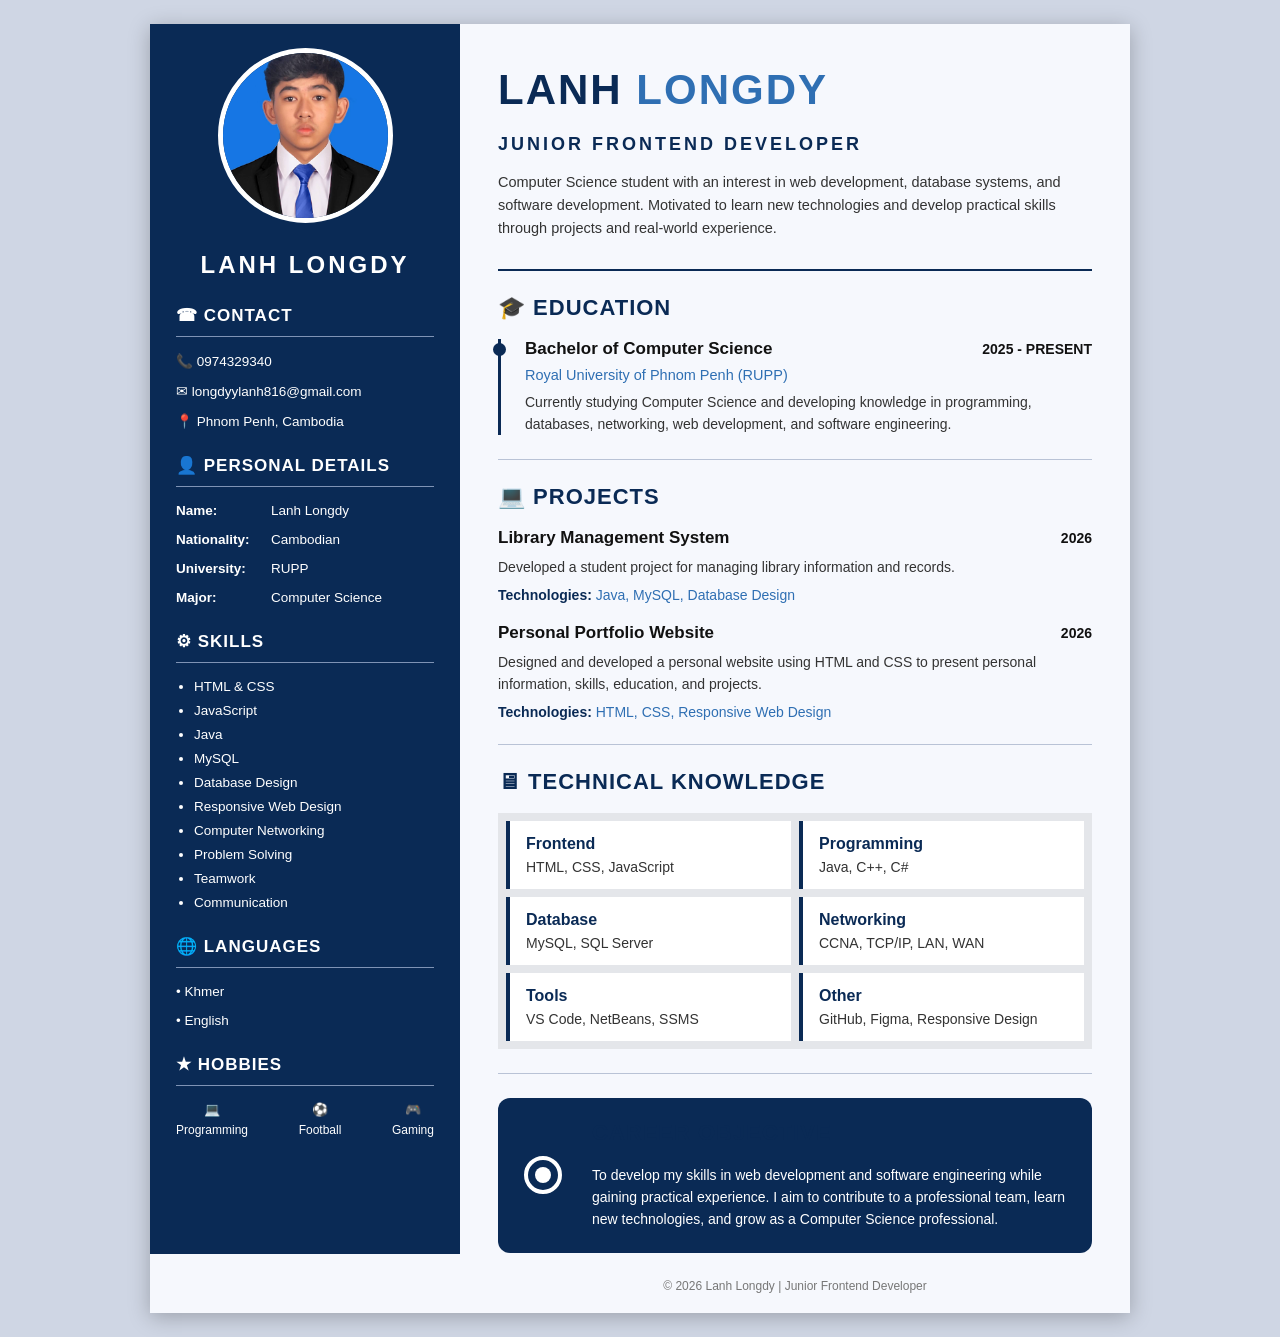
<file: index.html>
<!doctype html>
<html lang="en">
  <head>
    <meta charset="UTF-8" />
    <meta name="viewport" content="width=device-width, initial-scale=1" />
    <title>Lanh Longdy - CV</title>
    <link rel="stylesheet" href="style.css" />
  </head>
  <body>
    <div class="cv">
      <!-- ===== SIDEBAR ===== -->
      <aside class="sidebar">
        <div class="photo">
          <img src="img/photo_2026-09-20_19-19-47.jpg" alt="Dy" />
          <object-fit:cover></object-fit:cover>
        </div>
        <h2 class="side-name">LANH LONGDY</h2>

        <h3>&#9742; CONTACT</h3>
        <ul class="plain">
          <li>&#128222; 0974329340</li>
          <li>&#9993; longdyylanh816@gmail.com</li>
          <li>&#128205; Phnom Penh, Cambodia</li>
        </ul>

        <h3>&#128100; PERSONAL DETAILS</h3>
        <dl class="details">
          <dt>Name:</dt>
          <dd>Lanh Longdy</dd>
          <dt>Nationality:</dt>
          <dd>Cambodian</dd>
          <dt>University:</dt>
          <dd>RUPP</dd>
          <dt>Major:</dt>
          <dd>Computer Science</dd>
        </dl>

        <h3>&#9881; SKILLS</h3>
        <ul class="bullets">
          <li>HTML &amp; CSS</li>
          <li>JavaScript</li>
          <li>Java</li>
          <li>MySQL</li>
          <li>Database Design</li>
          <li>Responsive Web Design</li>
          <li>Computer Networking</li>
          <li>Problem Solving</li>
          <li>Teamwork</li>
          <li>Communication</li>
        </ul>

        <h3>&#127760; LANGUAGES</h3>
        <ul class="plain">
          <li>&bull; Khmer</li>
          <li>&bull; English</li>
        </ul>

        <h3>&#9733; HOBBIES</h3>
        <div class="hobbies">
          <div><span>&#128187;</span>Programming</div>
          <div><span>&#9917;</span>Football</div>
          <div><span>&#127918;</span>Gaming</div>
        </div>
      </aside>

      <!-- ===== MAIN ===== -->
      <main class="main">
        <h1>LANH <span>LONGDY</span></h1>
        <p class="title">JUNIOR FRONTEND DEVELOPER</p>
        <p class="summary">
          Computer Science student with an interest in web development, database
          systems, and software development. Motivated to learn new technologies
          and develop practical skills through projects and real-world
          experience.
        </p>
        <hr class="thick" />

        <section>
          <h2>&#127891; EDUCATION</h2>
          <div class="edu">
            <div class="row">
              <h4>Bachelor of Computer Science</h4>
              <b>2025 - PRESENT</b>
            </div>
            <p class="school">Royal University of Phnom Penh (RUPP)</p>
            <p class="desc">
              Currently studying Computer Science and developing knowledge in
              programming, databases, networking, web development, and software
              engineering.
            </p>
          </div>
        </section>
        <hr />

        <section>
          <h2>&#128187; PROJECTS</h2>
          <div class="project">
            <div class="row">
              <h4>Library Management System</h4>
              <b>2026</b>
            </div>
            <p class="desc">
              Developed a student project for managing library information and
              records.
            </p>
            <p class="tech">
              <b>Technologies:</b> Java, MySQL, Database Design
            </p>
          </div>
          <div class="project">
            <div class="row">
              <h4>Personal Portfolio Website</h4>
              <b>2026</b>
            </div>
            <p class="desc">
              Designed and developed a personal website using HTML and CSS to
              present personal information, skills, education, and projects.
            </p>
            <p class="tech">
              <b>Technologies:</b> HTML, CSS, Responsive Web Design
            </p>
          </div>
        </section>
        <hr />

        <section>
          <h2>&#128421; TECHNICAL KNOWLEDGE</h2>
          <div class="tech-grid">
            <div>
              <h5>Frontend</h5>
              <p>HTML, CSS, JavaScript</p>
            </div>
            <div>
              <h5>Programming</h5>
              <p>Java, C++, C#</p>
            </div>
            <div>
              <h5>Database</h5>
              <p>MySQL, SQL Server</p>
            </div>
            <div>
              <h5>Networking</h5>
              <p>CCNA, TCP/IP, LAN, WAN</p>
            </div>
            <div>
              <h5>Tools</h5>
              <p>VS Code, NetBeans, SSMS</p>
            </div>
            <div>
              <h5>Other</h5>
              <p>GitHub, Figma, Responsive Design</p>
            </div>
          </div>
        </section>
        <hr />

        <section class="objective">
          <div class="target"></div>
          <div>
            <h2>CAREER OBJECTIVE</h2>
            <p>
              To develop my skills in web development and software engineering
              while gaining practical experience. I aim to contribute to a
              professional team, learn new technologies, and grow as a Computer
              Science professional.
            </p>
          </div>
        </section>

        <footer>&copy; 2026 Lanh Longdy | Junior Frontend Developer</footer>
      </main>
    </div>
  </body>
</html>
</file>
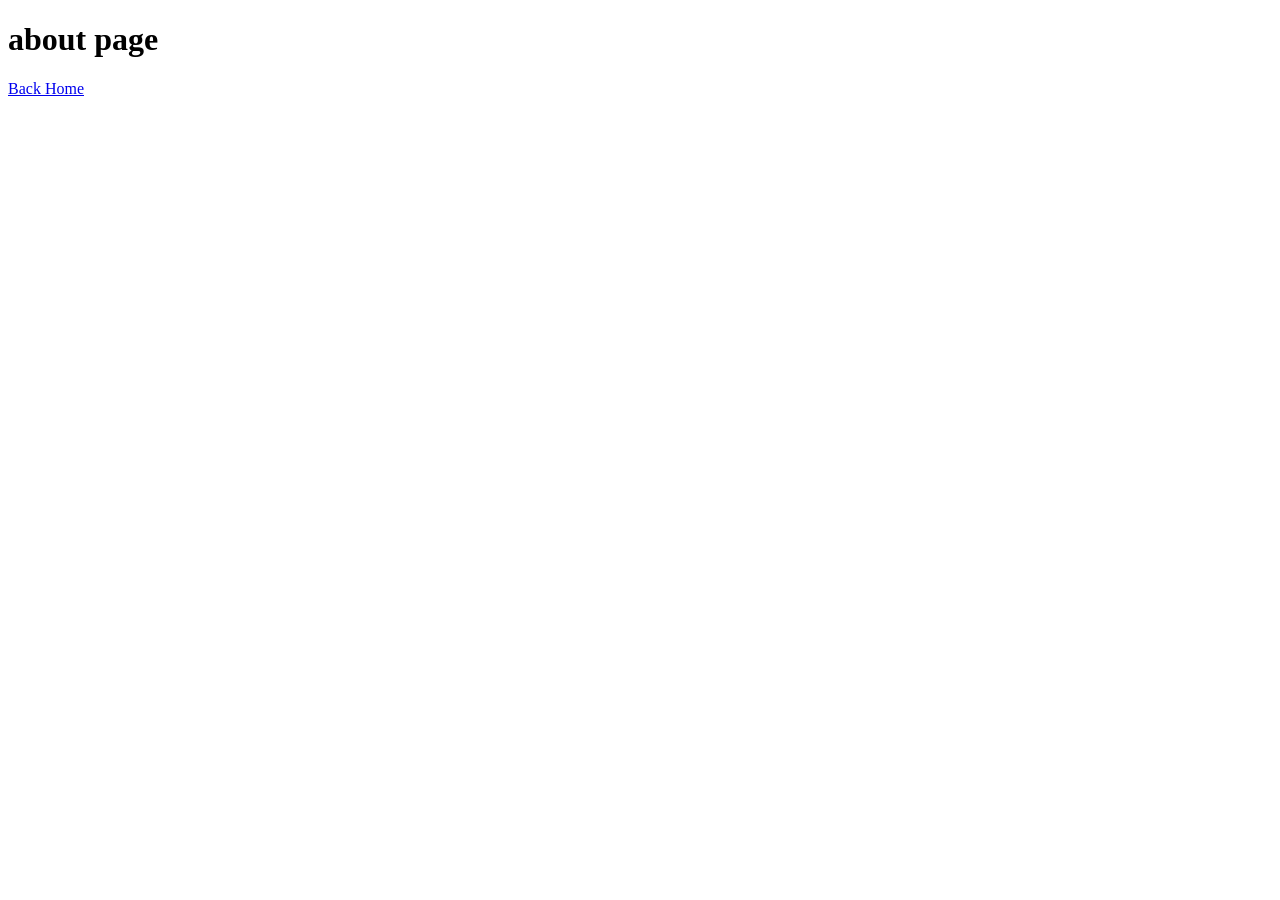
<file: about.html>
<!doctype html>
<html lang="en">
  <head>
    <meta charset="UTF-8" />
    <meta name="viewport" content="width=device-width, initial-scale=1.0" />
    <title>Document</title>
  </head>
  <body>
    <h1>about page</h1>
    <a href="index.html">Back Home</a>
        </body>
    </html>
  </body>
</html>
</file>
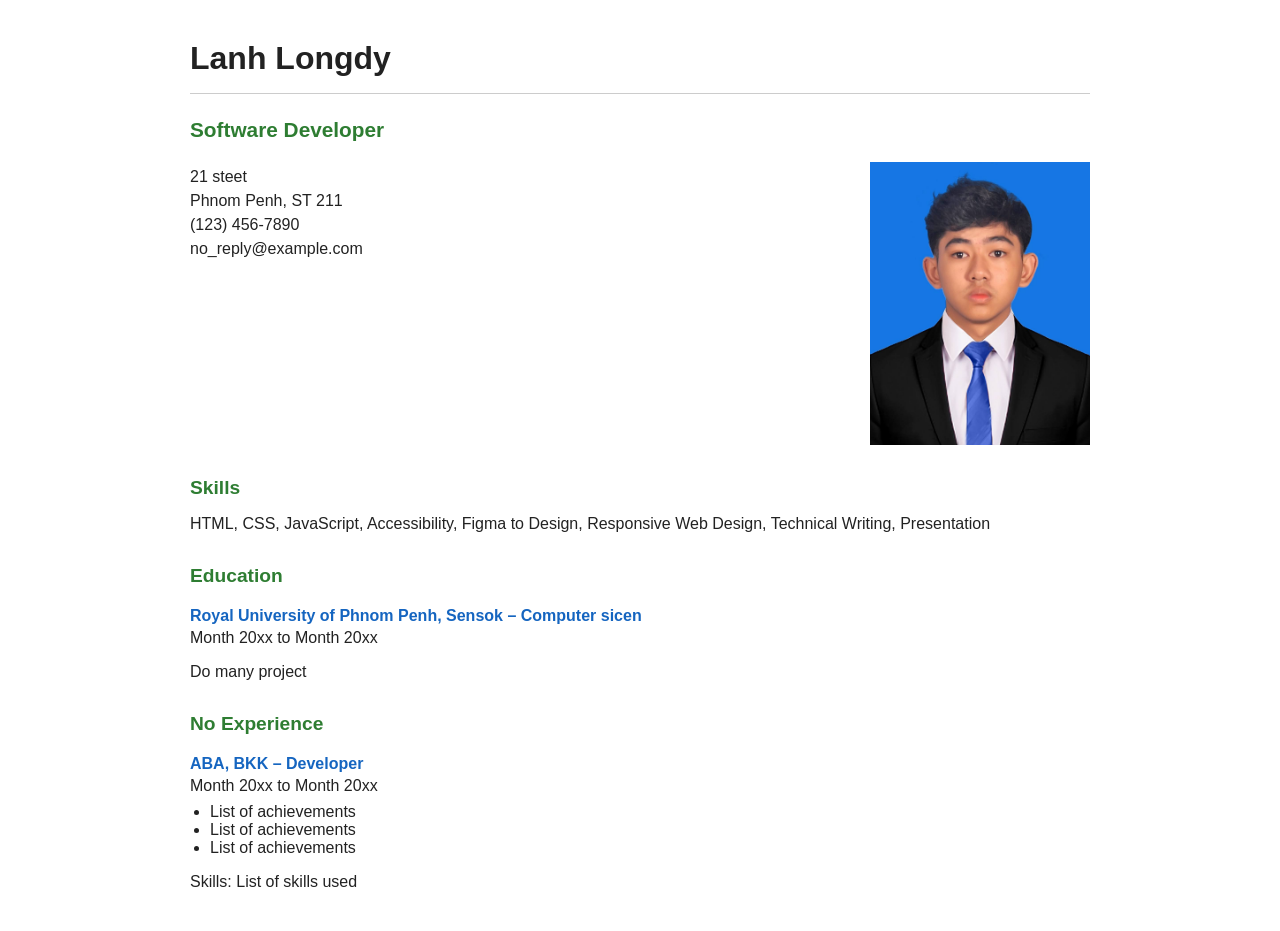
<file: cv.html>
<!doctype html>
<html lang="en">
  <head>
    <meta charset="UTF-8" />
    <meta name="viewport" content="width=device-width, initial-scale=1.0" />
    <title>Lanh Longdy - Resume</title>
    <style>
      body {
        font-family: Arial, Helvetica, sans-serif;
        max-width: 900px;
        margin: 40px auto;
        padding: 0 20px;
        color: #222;
      }
      h1 {
        font-size: 2rem;
        margin-bottom: 4px;
      }
      hr {
        border: none;
        border-top: 1px solid #ccc;
        margin: 16px 0 24px;
      }
      h2.title {
        color: #2e7d32;
        font-size: 1.3rem;
        margin: 0 0 20px;
      }
      .contact-photo {
        display: flex;
        justify-content: space-between;
        align-items: flex-start;
        gap: 20px;
        flex-wrap: wrap;
      }
      .contact p {
        margin: 6px 0;
      }
      .contact-photo img {
        width: 220px;
        height: auto;
      }
      h2.section {
        color: #2e7d32;
        font-size: 1.2rem;
        margin: 32px 0 8px;
      }
      h3.sub {
        color: #1565c0;
        font-size: 1rem;
        margin: 20px 0 4px;
      }
      .dates {
        margin: 4px 0 8px;
      }
      ul {
        margin: 4px 0 12px;
        padding-left: 20px;
      }
      footer {
        margin-top: 40px;
        padding-top: 12px;
        border-top: 1px solid #ccc;
        font-size: 0.9rem;
        color: #555;
      }
    </style>
  </head>
  <body>
    <h1>Lanh Longdy</h1>
    <hr />
    <h2 class="title">Software Developer</h2>

    <div class="contact-photo">
      <div class="contact">
        <p>21 steet</p>
        <p>Phnom Penh, ST 211</p>
        <p>(123) 456-7890</p>
        <p>no_reply@example.com</p>
      </div>
      <img src="img/photo_2026-09-20_19-19-47.jpg" alt="Profile illustration" />
    </div>

    <h2 class="section">Skills</h2>
    <p>
      HTML, CSS, JavaScript, Accessibility, Figma to Design, Responsive Web
      Design, Technical Writing, Presentation
    </p>

    <h2 class="section">Education</h2>
    <h3 class="sub">Royal University of Phnom Penh, Sensok – Computer sicen</h3>
    <p class="dates">Month 20xx to Month 20xx</p>
    <p>Do many project</p>

    <h2 class="section">No Experience</h2>

    <h3 class="sub">ABA, BKK – Developer</h3>
    <p class="dates">Month 20xx to Month 20xx</p>
    <ul>
      <li>List of achievements</li>
      <li>List of achievements</li>
      <li>List of achievements</li>
    </ul>
    <p>Skills: List of skills used</p>
  </body>
</html>
</file>
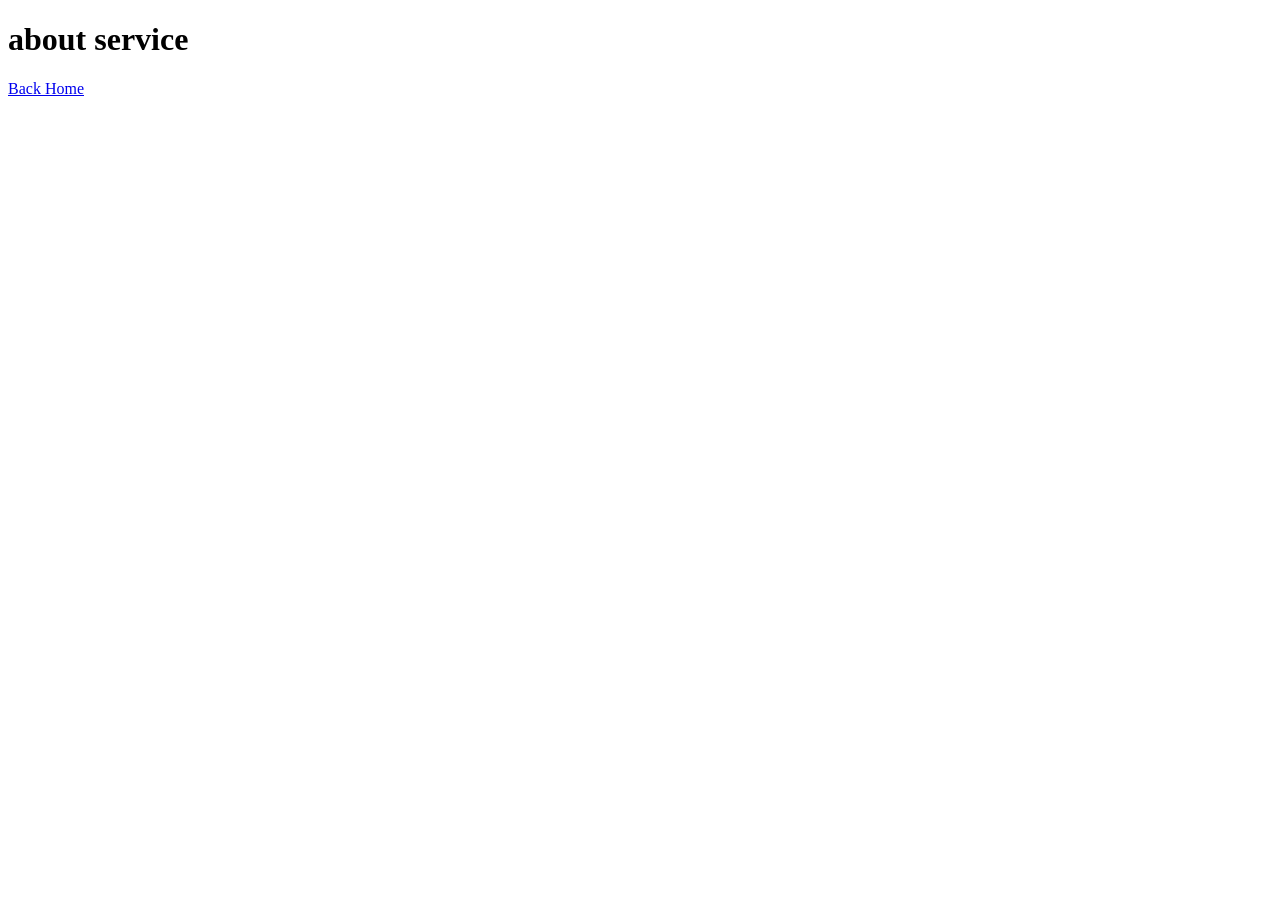
<file: service.html>
<!doctype html>
<html lang="en">
  <head>
    <meta charset="UTF-8" />
    <meta name="viewport" content="width=s, initial-scale=1.0" />
    <title>Document</title>
  </head>
  <body>
    <h1>about service</h1>
    <a href="index.html">Back Home</a>
  </body>
</html>
</file>
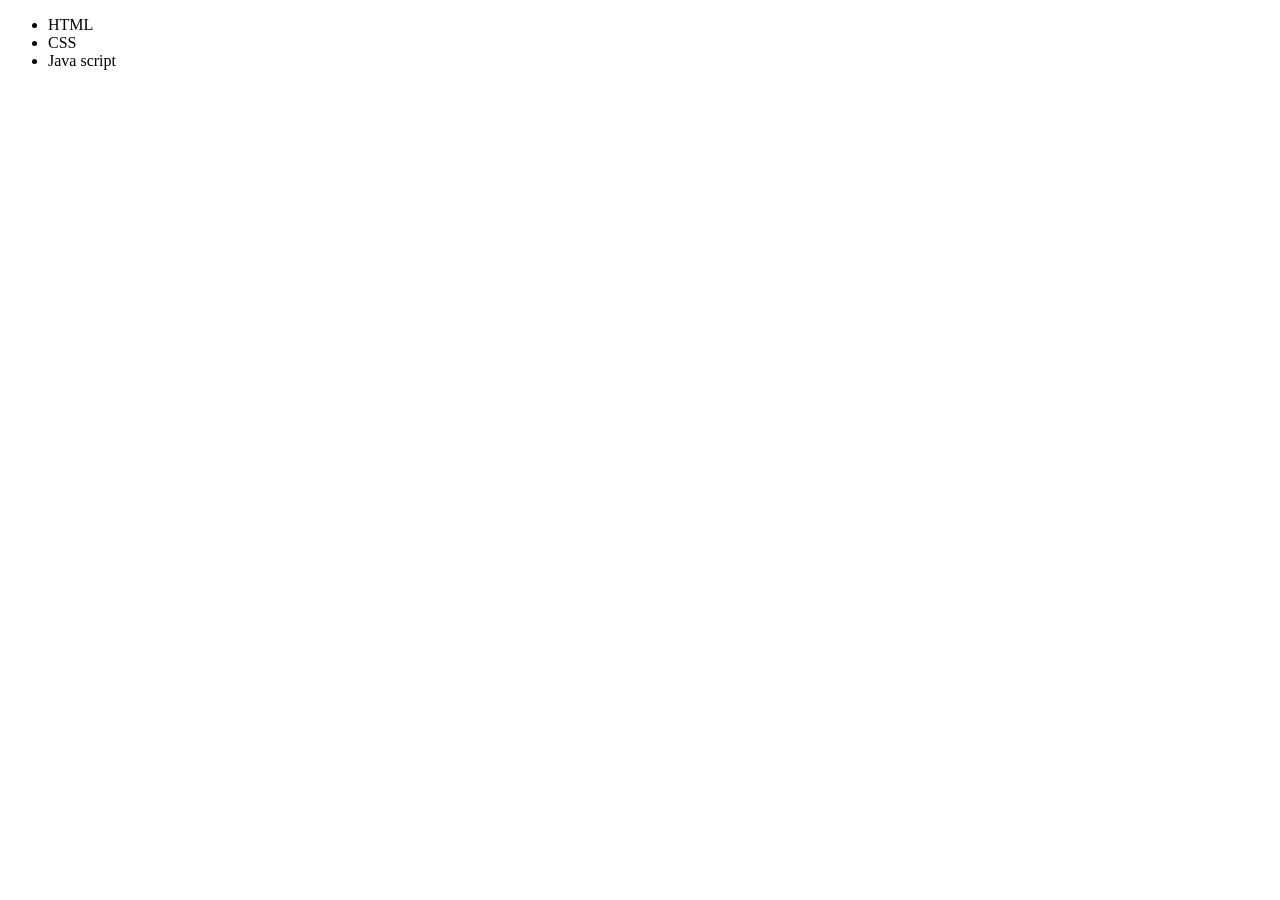
<file: test.html>
<!doctype html>
<html lang="en">
  <head>
    <meta charset="UTF-8" />
    <meta name="viewport" content="width=device-width, initial-scale=1.0" />
    <title>Document</title>
  </head>
  <body>
    <ul>
      <li>HTML</li>
      <li>CSS</li>
      <li>Java script</li>
    </ul>
  </body>
</html>
</file>
<file: style.css>
:root {
  --navy: #0a2a55;
  --blue: #2f6fb3;
  --bg: #f6f8fd;
  --text: #333;
}
* {
  box-sizing: border-box;
  margin: 0;
  padding: 0;
}
body {
  background: #cfd6e4;
  font-family: Arial, Helvetica, sans-serif;
  color: var(--text);
  display: flex;
  justify-content: center;
  padding: 24px 10px;
}
.cv {
  width: 980px;
  display: grid;
  grid-template-columns: 310px 1fr;
  background: var(--bg);
  box-shadow: 0 4px 20px rgba(0, 0, 0, 0.25);
}

/* ---------- SIDEBAR ---------- */
.sidebar {
  background: var(--navy);
  color: #fff;
  padding: 24px 26px 30px;
  align-self: start;
  min-height: 1230px;
}
.photo {
  width: 175px;
  height: 175px;
  margin: 0 auto 28px;
  border-radius: 50%;
  border: 5px solid #fff;
  background: #e9eef7;
  overflow: hidden;
  display: flex;
  align-items: center;
  justify-content: center;
  color: #8a96ad;
  font-size: 14px;
}
.photo img {
  width: 100%;
  height: 100%;
  object-fit: cover;
}
.side-name {
  text-align: center;
  font-size: 24px;
  letter-spacing: 3px;
  margin-bottom: 26px;
}
.sidebar h3 {
  font-size: 17px;
  letter-spacing: 1px;
  padding-bottom: 10px;
  border-bottom: 1px solid #7f93b5;
  margin: 26px 0 16px;
}
.plain {
  list-style: none;
}
.plain li {
  font-size: 13.5px;
  margin-bottom: 14px;
}

.details {
  display: grid;
  grid-template-columns: 95px 1fr;
  row-gap: 14px;
  font-size: 13.5px;
}
.details dt {
  font-weight: bold;
}

.bullets {
  padding-left: 18px;
}
.bullets li {
  font-size: 13.5px;
  margin-bottom: 9px;
}

.hobbies {
  display: flex;
  justify-content: space-between;
  text-align: center;
  font-size: 12px;
}
.hobbies span {
  display: block;
  font-size: 13px;
  margin-bottom: 6px;
}

/* ---------- MAIN ---------- */
.main {
  padding: 42px 38px 20px;
}
.main h1 {
  font-size: 42px;
  letter-spacing: 2px;
  color: var(--navy);
}
.main h1 span {
  color: var(--blue);
}
.title {
  margin: 20px 0 16px;
  font-size: 18px;
  font-weight: bold;
  letter-spacing: 3px;
  color: var(--navy);
}
.summary {
  font-size: 14.5px;
  line-height: 1.6;
}
hr {
  border: 0;
  border-top: 1px solid #b9c3d6;
  margin: 24px 0;
}
hr.thick {
  border-top: 2px solid var(--navy);
  margin: 28px 0 24px;
}

.main section h2 {
  font-size: 22px;
  letter-spacing: 1px;
  color: var(--navy);
  margin-bottom: 18px;
}
.row {
  display: flex;
  justify-content: space-between;
  align-items: baseline;
}
.row h4 {
  font-size: 17px;
  color: #111;
}
.row b {
  font-size: 14px;
  color: #111;
}

.edu {
  border-left: 3px solid var(--navy);
  padding-left: 24px;
  position: relative;
}
.edu::before {
  content: "";
  position: absolute;
  left: -8px;
  top: 4px;
  width: 13px;
  height: 13px;
  border-radius: 50%;
  background: var(--navy);
}
.school {
  color: var(--blue);
  font-size: 14.5px;
  margin: 8px 0;
}
.desc {
  font-size: 14px;
  line-height: 1.6;
}

.project {
  margin-bottom: 20px;
}
.project .desc {
  margin: 8px 0;
}
.tech {
  font-size: 14px;
  color: var(--blue);
}
.tech b {
  color: var(--navy);
}

.tech-grid {
  display: grid;
  grid-template-columns: 1fr 1fr;
  gap: 8px;
  background: #e4e6ea;
  padding: 8px;
}
.tech-grid > div {
  background: #fff;
  border-left: 4px solid var(--navy);
  padding: 14px 16px;
}
.tech-grid h5 {
  font-size: 16px;
  color: var(--navy);
  margin-bottom: 6px;
}
.tech-grid p {
  font-size: 14px;
}

.objective {
  background: var(--navy);
  color: #fff;
  border-radius: 12px;
  padding: 22px 26px;
  display: flex;
  align-items: center;
  gap: 30px;
}
.objective h2 {
  color: #fff;
  font-size: 19px;
  margin-bottom: 8px;
}
.objective p {
  font-size: 14px;
  line-height: 1.6;
}
.target {
  flex: 0 0 38px;
  height: 38px;
  border: 4px solid #fff;
  border-radius: 50%;
  position: relative;
}
.target::after {
  content: "";
  position: absolute;
  inset: 7px;
  background: #fff;
  border-radius: 50%;
}

footer {
  text-align: center;
  font-size: 12px;
  color: #777;
  margin-top: 26px;
}

/* ---------- MOBILE ---------- */
@media (max-width: 1000px) {
  .cv {
    width: 100%;
    grid-template-columns: 1fr;
  }
  .sidebar {
    min-height: 0;
  }
  .tech-grid {
    grid-template-columns: 1fr;
  }
  .main h1 {
    font-size: 32px;
  }
}

/* ---------- PRINT ---------- */
@media print {
  body {
    background: none;
    padding: 0;
  }
  .cv {
    box-shadow: none;
  }
  @page {
    size: A4;
    margin: 0;
  }
  * {
    -webkit-print-color-adjust: exact;
    print-color-adjust: exact;
  }
}
</file>
